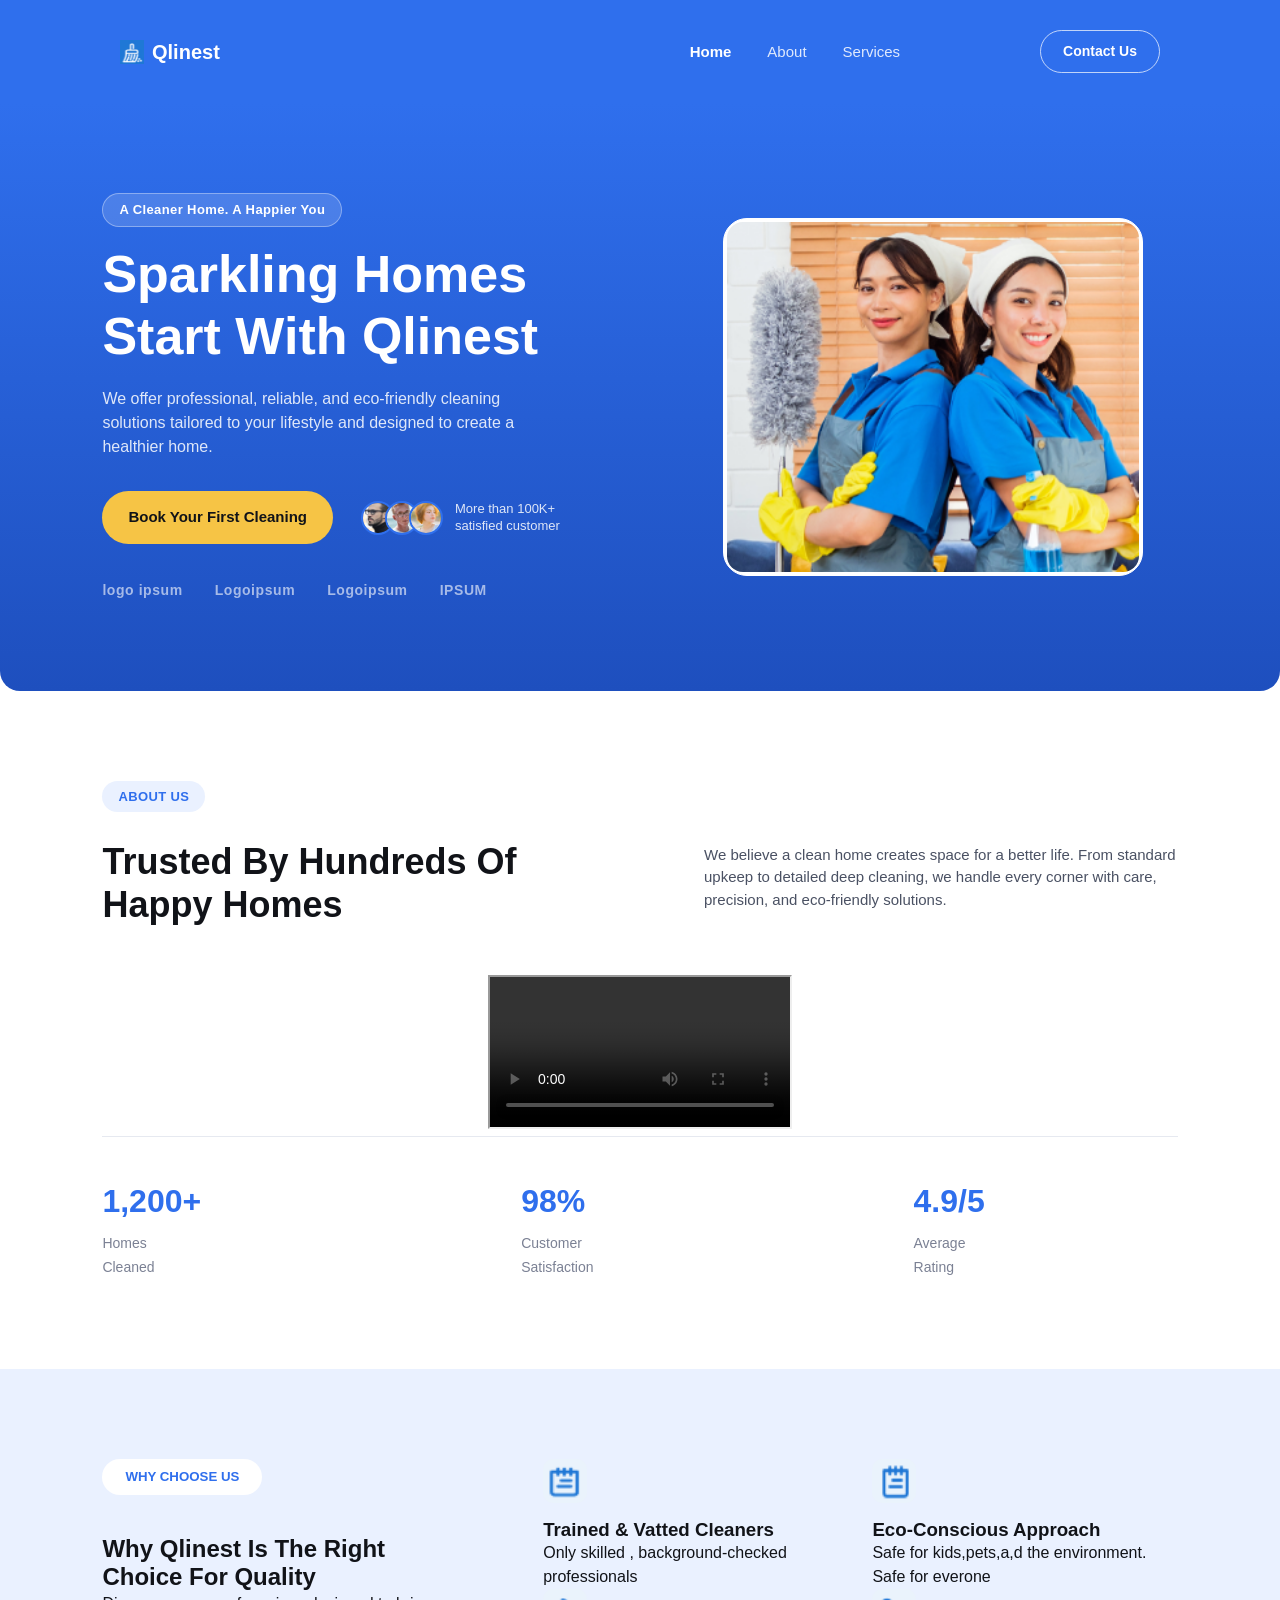
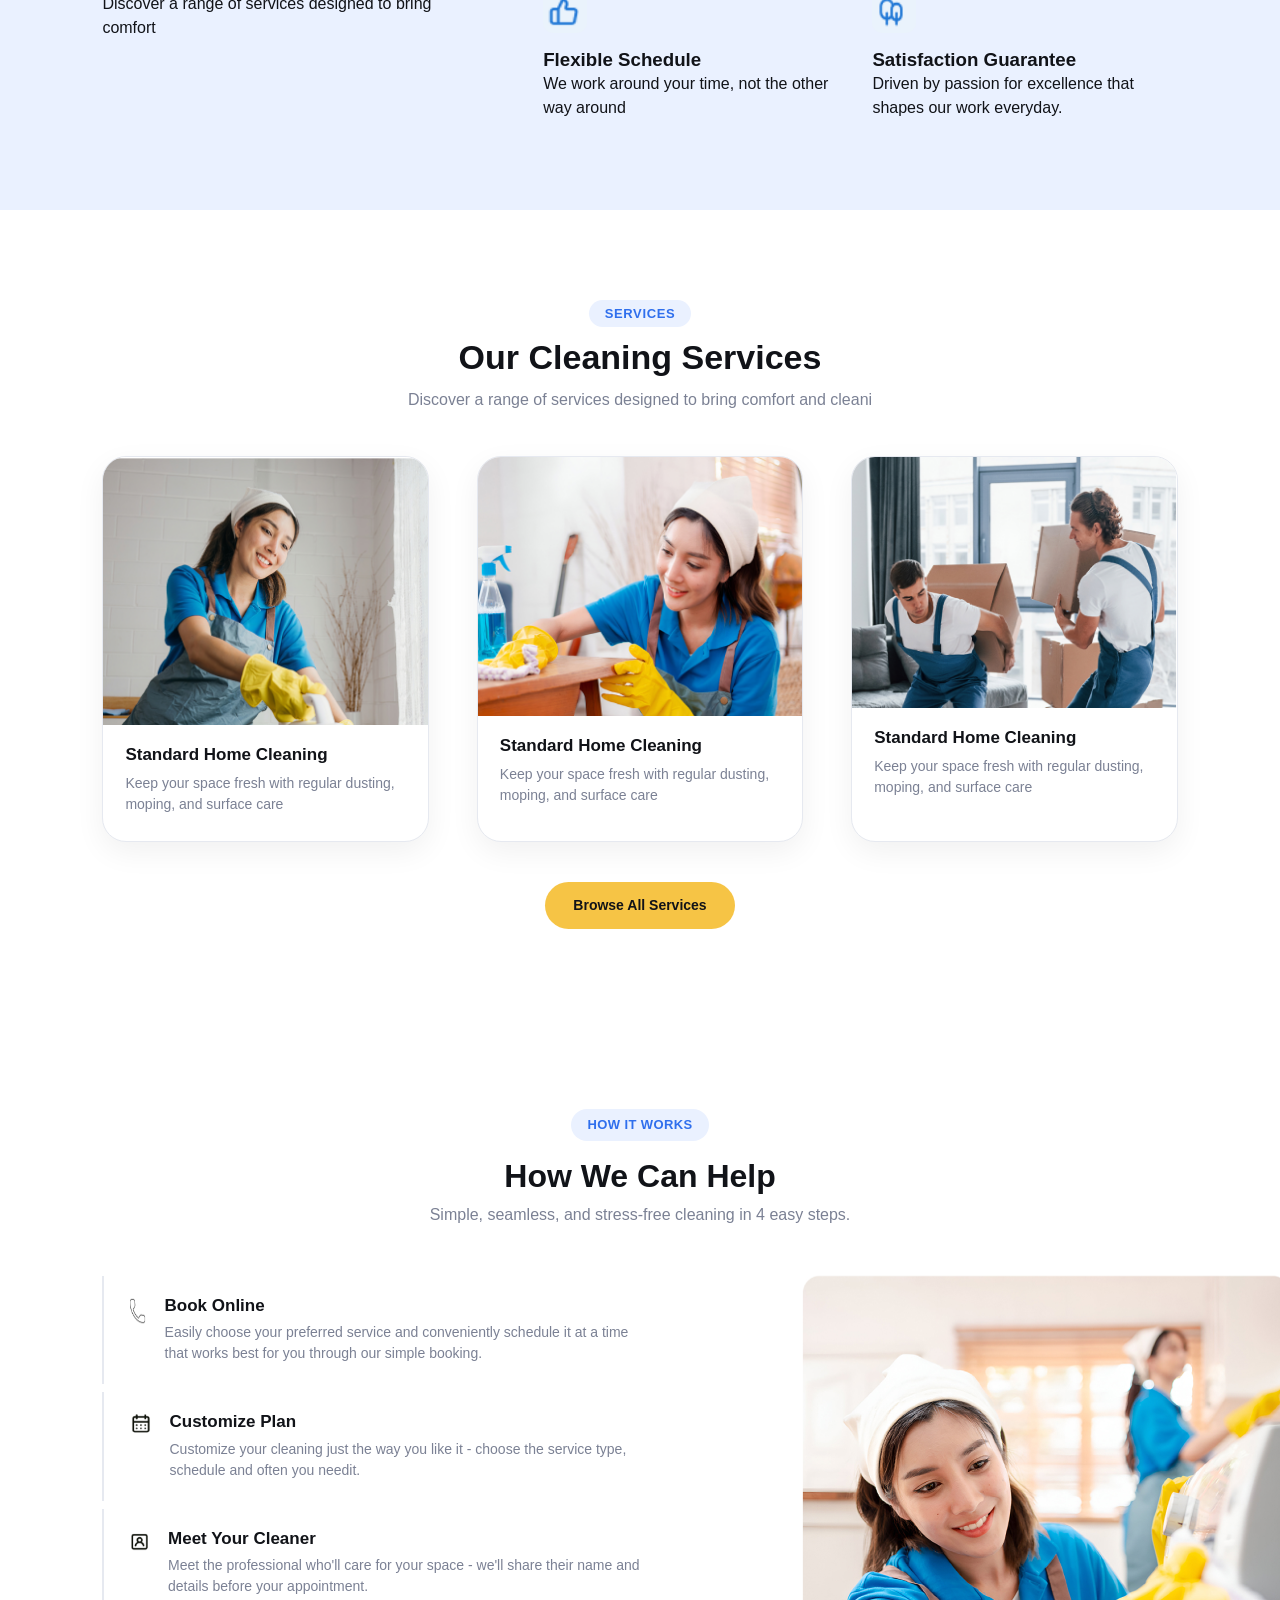
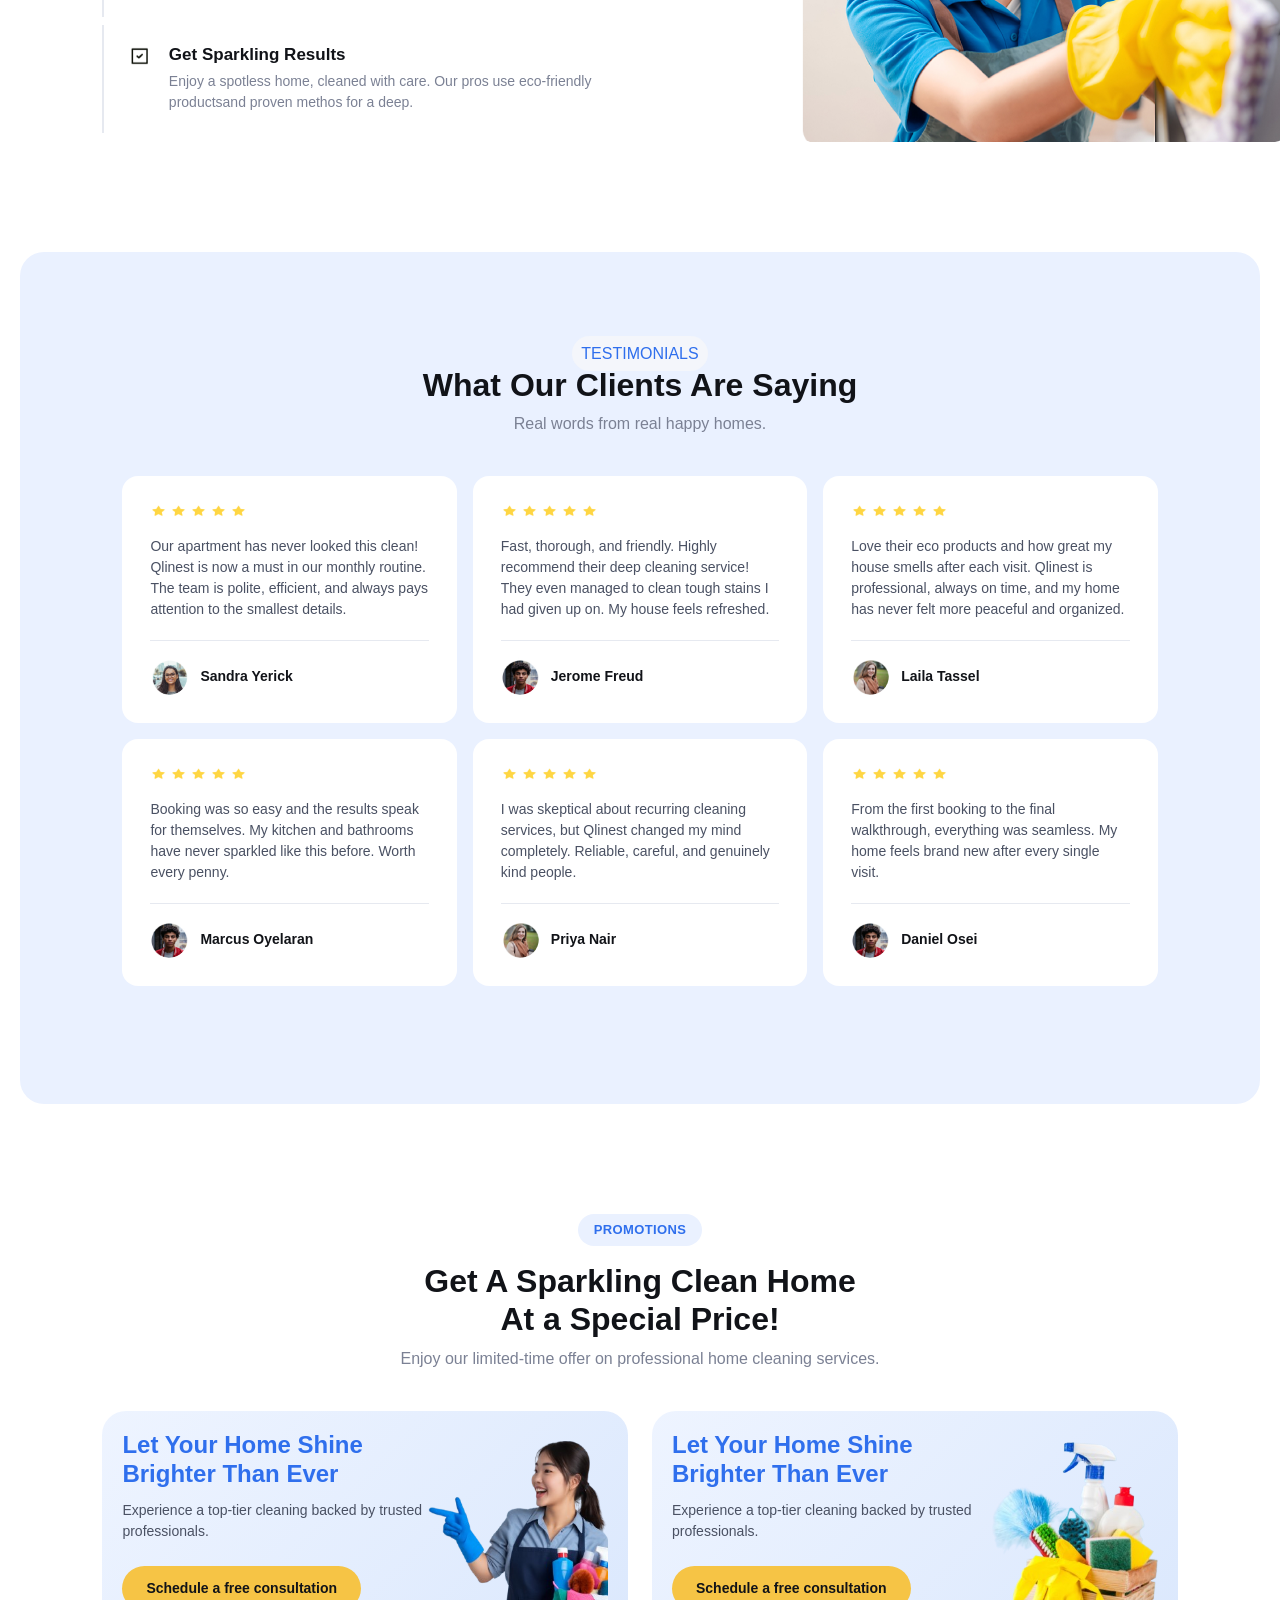
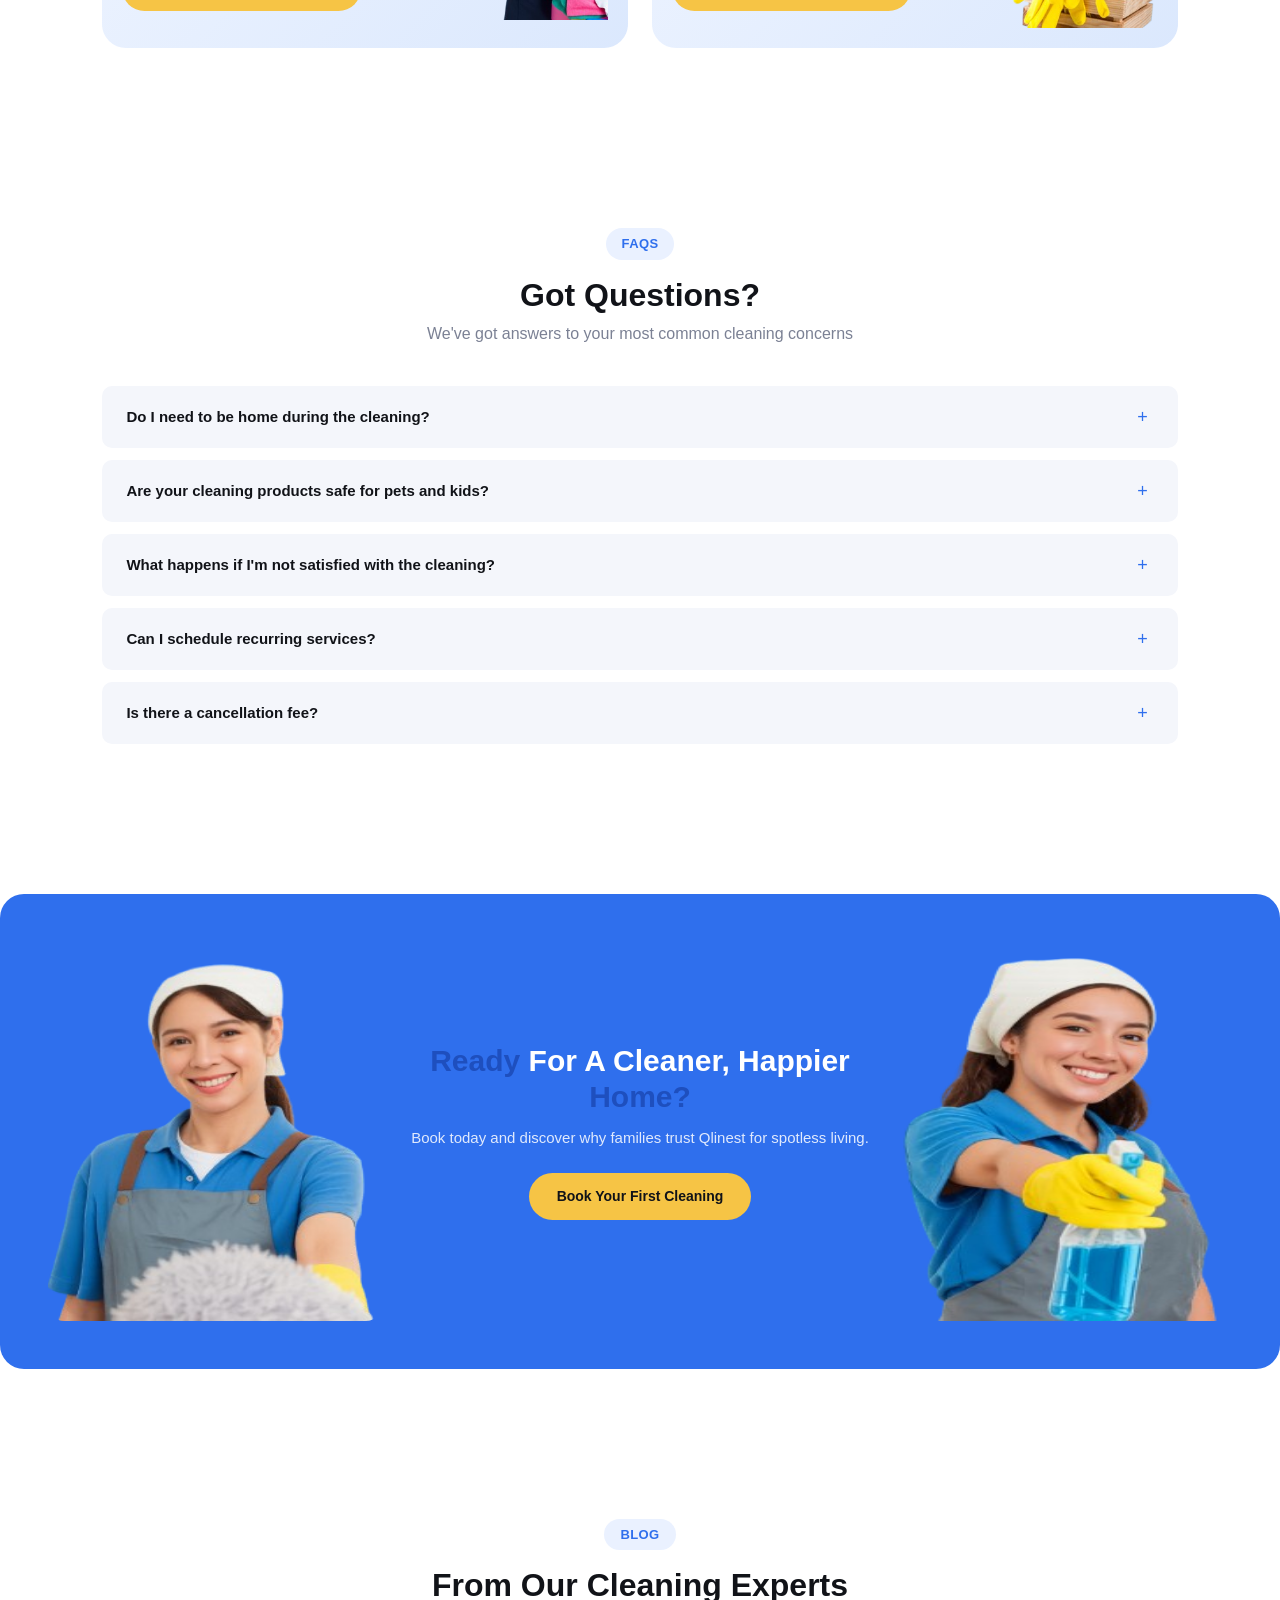
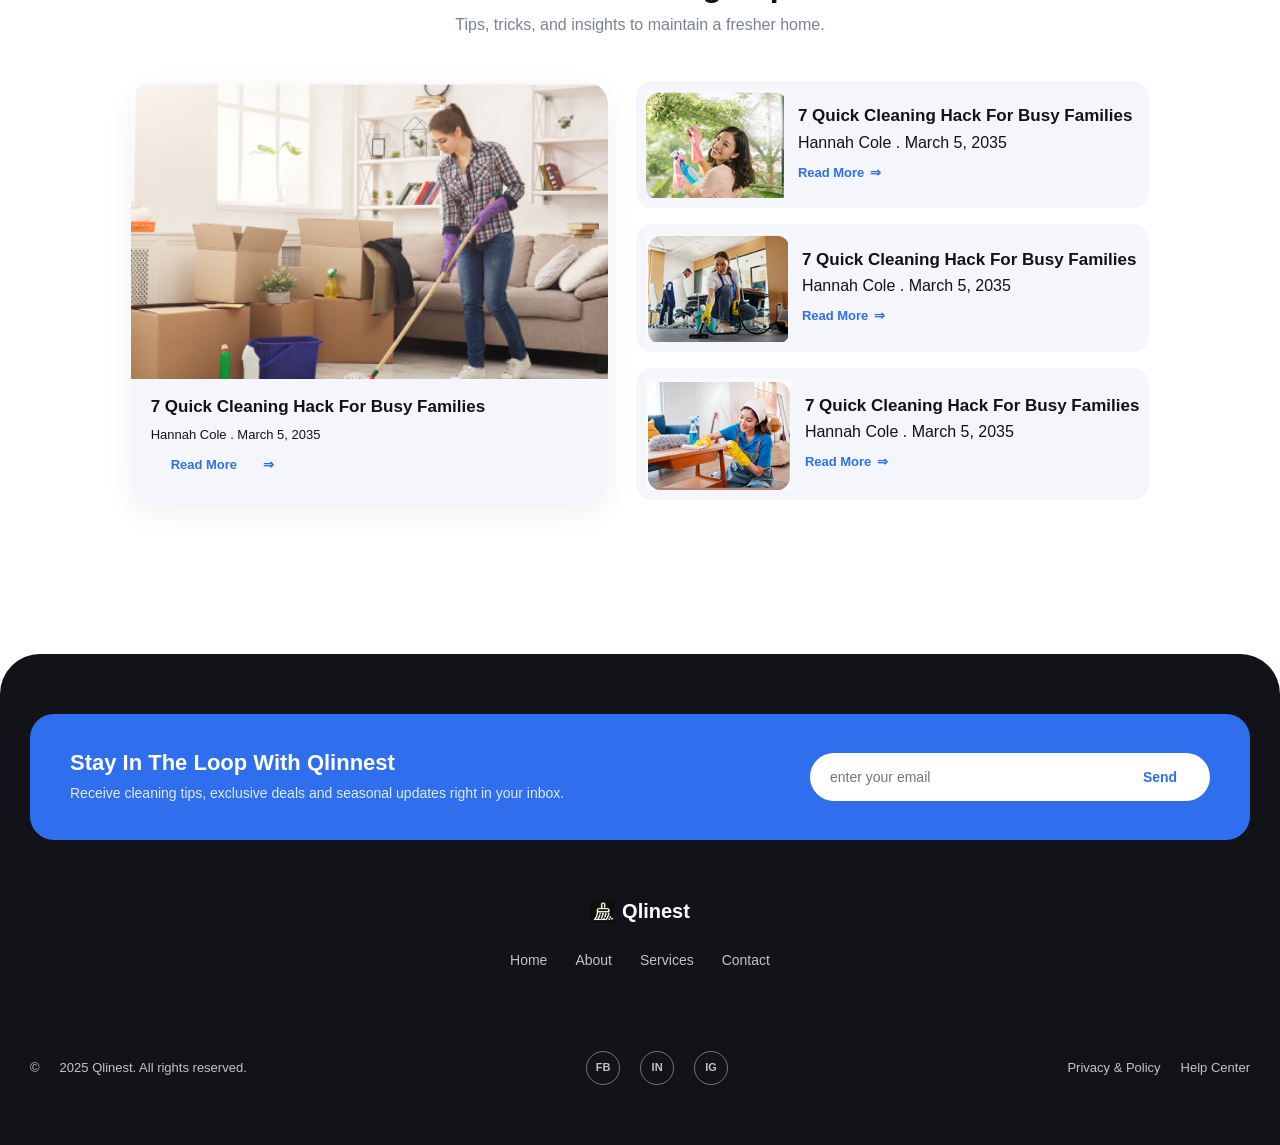
<file: index.html>
<!DOCTYPE html>
<html lang="en">
<head>
<meta charset="UTF-8">
<meta name="viewport" content="width=device-width, initial-scale=1.0">
<title>Qlinest — Sparkling Homes Start With Qlinest</title>
<link rel="stylesheet" href="./css/style.css ">

</head>

<body>

    <nav class="navbar">
      <div class="logo">
        <span class="logo-icon"> <img src="./assets/logo.png" alt=""> </span> Qlinest
      </div>
      <div class="amburger">
      <div class="menus" id="menus">
        <svg class="menubar" id="close" xmlns="http://www.w3.org/2000/svg" height="24px" viewBox="0 -960 960 960" width="24px" fill="#000000"><path d="m256-200-56-56 224-224-224-224 56-56 224 224 224-224 56 56-224 224 224 224-56 56-224-224-224 224Z"/></svg>
      <ul class="nav-links">
        <li><a href="/index.html" class="active">Home</a></li>
        <li><a href="#about">About</a></li>
        <li><a href="#services">Services</a></li>
      </ul>
        <a href="/contact.html" class="contact">Contact Us</a>
      </div>
      <svg class="menubar" id="open" xmlns="http://www.w3.org/2000/svg" height="24px" viewBox="0 -960 960 960" width="24px" fill="#000000"><path d="M120-240v-80h720v80H120Zm0-200v-80h720v80H120Zm0-200v-80h720v80H120Z"/></svg>
      </div>
    </nav>

  <section class="hero">

    <div class="hero-inner">
      <div class="hero-copy">
        <span class="eyebrow-pill">A Cleaner Home. A Happier You</span>
        <h1><span class="hl">Sparkling</span> Homes<br>Start With <span class="hl">Qlinest</span></h1>
        <p class="hero-desc">We offer professional, reliable, and eco-friendly cleaning solutions tailored to your lifestyle and designed to create a healthier home.</p>

        <div class="hero-actions">
          <a href="#book" class="hero-action">Book Your First Cleaning</a>
          <div class="social-proof">
            <div class="avatars">
              <span class="avatar"> <img src="./assets/user1.png" alt=""> </span>
              <span class="avatar"> <img src="./assets/user2.png" alt=""></span>
              <span class="avatar"><img src="./assets/user3.png" alt=""> </span>
            </div>
            <p>More than 100K+<br>satisfied customer</p>
          </div>
        </div>

        <ul class="logo-strip">
          <li>logo <strong>ipsum</strong></li>
          <li> Logoipsum</li>
          <li>Logoipsum</li>
          <li>IPSUM</li>
        </ul>
      </div>

      <div class="hero-media">
        <div class="hero-photo"> <img src="./assets/heroImage.png" alt=""> </div>
      </div>
    </div>
  </section>

  <section class="about" id="about">
        <span class="eyebrow-pill1">ABOUT US</span>
    <div class="about-head">
      <div>
        <h2>Trusted By Hundreds Of Happy Homes</h2>
      </div>
      <p>We believe a clean home creates space for a better life. From standard upkeep to detailed deep cleaning, we handle every corner with care, precision, and eco-friendly solutions.</p>
    </div>

<center> <iframe   src="./assets/figmadesign.mp4" ></iframe> </center>
    
    <div class="stats">
      <div class="stat1">
        <span class="stat-num1">1,200+</span>
        <span class="stat-label">Homes Cleaned</span>
      </div>
      <div class="stat1">
        <span class="stat-num1">98%</span>
        <span class="stat-label">Customer Satisfaction</span>
      </div>
      <div class="stat1">
        <span class="stat-num1">4.9/5</span>
        <span class="stat-label">Average Rating</span>
      </div>
      <div class="stat1">
        <span class="stat-num1">5+</span>
        <span class="stat-label">Years of Experience</span>
      </div>
    </div>
  </section>

  <section class="uniqueness">

    <div class="chooseus">
       
      <h5>  WHY CHOOSE US </h5>
       
      <h1>Why Qlinest Is The Right Choice For Quality</h1>
        <p> Discover a range of services designed to bring comfort</p> 
    </div>

    <div class="chooseoptions">
        
        <div>
            <div>
<img src="/assets/list (1).png" alt="">

<h3>Trained & Vatted Cleaners </h3>
<p> Only skilled , background-checked professionals</p>
        </div> 

        <div>
<img src="/assets/list (2).png" alt="">
<h3>Flexible Schedule</h3>
<p>We work around your time, not the other way around</p>
        </div> 

    </div>

    <div>

   <div>
<img src="/assets/list (3).png" alt="">
<h3>Eco-Conscious Approach</h3>
<p>Safe for kids,pets,a,d the environment. Safe for everone</p>
        </div>

        <div>
<img src="/assets/list (4).png" alt="">
<h3>Satisfaction Guarantee</h3>
<p>Driven by passion for excellence that shapes our work everyday.</p>
        </div>
      </div> 
     
    </div>

  </section>

  <section id="services" class="services">
    <h4 class="eyebrow-pill1">Services</h4>
    <h2>Our Cleaning Services</h2>
    <p>Discover a range of services designed to bring comfort and cleani</p>

    <div class="servives-cards">
       <div class="service-card">
<img src="/assets/services (1).png" alt="">
<div class="card">
    <h1>Standard Home Cleaning</h1>
    <p>Keep your space fresh with regular dusting, moping, and surface care</p>
</div>
       </div> 

        <div class="service-card">
<img src="/assets/services (2).png" alt="">
<div class="card">
    <h1>Standard Home Cleaning</h1>
    <p>Keep your space fresh with regular dusting, moping, and surface care</p>
</div>
       </div> 

        <div class="service-card">
<img src="/assets/services (3).png" alt="">
<div class="card">
    <h1>Standard Home Cleaning</h1>
    <p>Keep your space fresh with regular dusting, moping, and surface care</p>
</div>
       </div> 
    </div>
    <a href=""> Browse All Services </a>

  </section>

  <section class="explanation">

 <span class="eyebrow-pill1">HOW IT WORKS</span>
    <h1> How We Can Help</h1>
<p>Simple, seamless, and stress-free cleaning in 4 easy steps. </p>

<div class="explainparts">

    <div class="explainText" id="explainText">
<div class="explainblock">
    <div> <img height="30px" src="/assets/help (5).png" alt=""> </div>
    <div class="explain">
    <h1>Book Online</h1>    
    <P>Easily choose your preferred service and conveniently schedule it at a time that works best for you through our simple booking.</P>
    </div>
</div>

<div class="explainblock">
    <div> <img src="/assets/help (2).png" alt=""> </div>
    <div class="explain">
    <h1>Customize Plan</h1>    
    <P>Customize your cleaning just the way you like it - choose the service type, schedule and often you needit.</P>
    </div>
</div>

<div class="explainblock">
    <div> <img src="/assets/help (3).png" alt=""> </div>
    <div class="explain">
    <h1>Meet Your Cleaner</h1>    
    <P>Meet the professional who'll care for your space - we'll share their name and details before your appointment.</P>
    </div>
</div>

<div class="explainblock">
    <div> <img src="/assets/help (4).png" alt=""> </div>
    <div class="explain">
    <h1> Get Sparkling Results</h1>    
    <P>Enjoy a spotless home, cleaned with care. Our pros use eco-friendly productsand proven methos for a deep.</P>
    </div>
</div>
    </div>

    <div> <img class="explainimage" src="/assets/help-img.png" alt=""> </div>

</div>

  </section>
<section class="Testimonials">
  <span class="eyebrow-pill2">TESTIMONIALS</span>
  <h2>What Our Clients Are Saying</h2>
  <p>Real words from real happy homes.</p>

  <div class="testimonial-wrap">
    <div class="testimonial" id="testimonialTrack">

      <div class="testimoCard">
        <div class="rating">
          <img src="/assets/star.png" alt="">
          <img src="/assets/star.png" alt="">
          <img src="/assets/star.png" alt="">
          <img src="/assets/star.png" alt="">
          <img src="/assets/star.png" alt="">
        </div>
        <p>Our apartment has never looked this clean! Qlinest is now a must in our monthly routine. The team is polite, efficient, and always pays attention to the smallest details.</p>
        <hr>
        <div class="testifier">
          <img src="/assets/users (1).png" alt="Sandra Yerick">
          <h3>Sandra Yerick</h3>
        </div>
      </div>

      <div class="testimoCard">
        <div class="rating">
          <img src="/assets/star.png" alt="">
          <img src="/assets/star.png" alt="">
          <img src="/assets/star.png" alt="">
          <img src="/assets/star.png" alt="">
          <img src="/assets/star.png" alt="">
        </div>
        <p>Fast, thorough, and friendly. Highly recommend their deep cleaning service! They even managed to clean tough stains I had given up on. My house feels refreshed.</p>
        <hr>
        <div class="testifier">
          <img src="/assets/users (2).png" alt="Jerome Freud">
          <h3>Jerome Freud</h3>
        </div>
      </div>

      <div class="testimoCard">
        <div class="rating">
          <img src="/assets/star.png" alt="">
          <img src="/assets/star.png" alt="">
          <img src="/assets/star.png" alt="">
          <img src="/assets/star.png" alt="">
          <img src="/assets/star.png" alt="">
        </div>
        <p>Love their eco products and how great my house smells after each visit. Qlinest is professional, always on time, and my home has never felt more peaceful and organized.</p>
        <hr>
        <div class="testifier">
          <img src="/assets/users (3).png" alt="Laila Tassel">
          <h3>Laila Tassel</h3>
        </div>
      </div>

      <div class="testimoCard">
        <div class="rating">
          <img src="/assets/star.png" alt="">
          <img src="/assets/star.png" alt="">
          <img src="/assets/star.png" alt="">
          <img src="/assets/star.png" alt="">
          <img src="/assets/star.png" alt="">
        </div>
        <p>Booking was so easy and the results speak for themselves. My kitchen and bathrooms have never sparkled like this before. Worth every penny.</p>
        <hr>
        <div class="testifier">
          <img src="/assets/users (2).png" alt="Marcus Oyelaran">
          <h3>Marcus Oyelaran</h3>
        </div>
      </div>

      <div class="testimoCard">
        <div class="rating">
          <img src="/assets/star.png" alt="">
          <img src="/assets/star.png" alt="">
          <img src="/assets/star.png" alt="">
          <img src="/assets/star.png" alt="">
          <img src="/assets/star.png" alt="">
        </div>
        <p>I was skeptical about recurring cleaning services, but Qlinest changed my mind completely. Reliable, careful, and genuinely kind people.</p>
        <hr>
        <div class="testifier">
          <img src="/assets/users (3).png" alt="Priya Nair">
          <h3>Priya Nair</h3>
        </div>
      </div>

      <div class="testimoCard">
        <div class="rating">
          <img src="/assets/star.png" alt="">
          <img src="/assets/star.png" alt="">
          <img src="/assets/star.png" alt="">
          <img src="/assets/star.png" alt="">
          <img src="/assets/star.png" alt="">
        </div>
        <p>From the first booking to the final walkthrough, everything was seamless. My home feels brand new after every single visit.</p>
        <hr>
        <div class="testifier">
          <img src="/assets/users (2).png" alt="Daniel Osei">
          <h3>Daniel Osei</h3>
        </div>
      </div>

    </div>
  </div>

  <div class="carousel-dots" id="testimonialDots"></div>
</section>

  <section class="promotions">
<span class="eyebrow-pill1">PROMOTIONS</span>
<h1>Get A Sparkling Clean Home <br> At a Special Price!</h1>
<p>Enjoy our limited-time offer on professional home cleaning services.</p>

<div class="promotion">
<div class="promotext">
    <div class="promotent">
    <h1>Let Your Home Shine Brighter Than Ever</h1>
    <p>Experience a top-tier cleaning backed by trusted professionals.</p>
    <a href="">Schedule a free consultation</a>
    </div>
    <div><img src="/assets/promo (1).png" alt=""></div>
</div>



<div class="promotext">
    <div class="promotent">
    <h1>Let Your Home Shine Brighter Than Ever</h1>
    <p>Experience a top-tier cleaning backed by trusted professionals.</p>
    <a href="">Schedule a free consultation</a>
</div>
    <div><img src="/assets/promo (2).png" alt=""></div>
</div>

</div>

  </section>

    <section class="FAQs">
   <span class="eyebrow-pill1">FAQS</span>
    <h1>Got Questions?</h1>
    <p>We've got answers to your most common cleaning concerns</p>
   
    <div class="questions" id="faqList">
      
  </section>

<section class="booking">
    <div> <img src="/assets/booking-2 (2).png" alt=""></div>
    <div> <h1> <span>Ready</span> For A Cleaner, Happier <span>Home?</span>  </h1> 
    <p>Book today and discover why families trust Qlinest for spotless living.</p>
    <a href="">Book Your First Cleaning</a>
    </div>
    <div> <img src="/assets/booking-2 (1).png" alt=""></div>
</section>

<section class="blogs">
<span class="eyebrow-pill1">BLOG</span>
<h1>From Our Cleaning Experts</h1>
<p>Tips, tricks, and insights to maintain a fresher home.</p>

<div class="blogCards">
    <div class="blogCard">
        <img src="/assets/blog (1).png" alt="">
        <h2>7 Quick Cleaning Hack For Busy Families</h2>
        <p>Hannah Cole . March 5, 2035</p>
        <div class="readmore"><p>Read More</p> &rArr; </div>
    </div>

    <div>
 <div class="blog">
    <div>
        <img src="/assets/blog (2).png" alt="">
        </div>
        <div class="blogcontain">
 <h2>7 Quick Cleaning Hack For Busy Families</h2>
        <p>Hannah Cole . March 5, 2035</p>
        <div class="readmore"><p>Read More</p> &rArr; </div>
        </div>
    </div>

     <div class="blog">
        <div>
        <img src="/assets/blog (3).png" alt=""> </div>
     <div class="blogcontain">  <h2>7 Quick Cleaning Hack For Busy Families</h2>
        <p>Hannah Cole . March 5, 2035</p> 
        <div class="readmore"><p>Read More</p> &rArr; </div>
        </div> 
    </div>

     <div class="blog">
       <div> <img src="/assets/blog (4).png" alt=""> </div>
      <div class="blogcontain">  <h2>7 Quick Cleaning Hack For Busy Families</h2>
        <p>Hannah Cole . March 5, 2035</p> 
        <div class="readmore"> <p>Read More </p> &rArr; </div>
        </div>
    </div>
    </div>

</div>

</section>

<footer class="footer">

<div class="stay"> 
    <div>
    <h2>Stay In The Loop With Qlinnest</h2>
    <p>Receive cleaning tips, exclusive deals and seasonal updates right in your inbox.</p>
    </div>
    <div class="stayaction">
       <input type="text" placeholder="enter your email" id="textarea">
        <button id="textarea1">Send</button>
    </div>
</div>

<div class="foot-navy">
    <span class="foot-logo">
         <img src="/assets/blacklogog.png" alt="">Qlinest 
    </span>
      <ul class="foot-links">
        <li>Home</li>
        <li>About</li>
        <li>Services</li>
        <li>Contact</li>
    </ul>    
</div>

<div class="bottom">
    <div class="footnav"> &copy; <p>2025 Qlinest. All rights reserved.</p>  </div>
    <div  class="footnav">
        <h2>FB</h2>
        <h2>IN</h2>
        <h2>IG</h2>
    </div>
    <div class="footnav"><P>Privacy & Policy</P> <p>Help Center</p></div>
</div>

</footer>


<script src="script.js"></script>
</body>
</html>
</file>
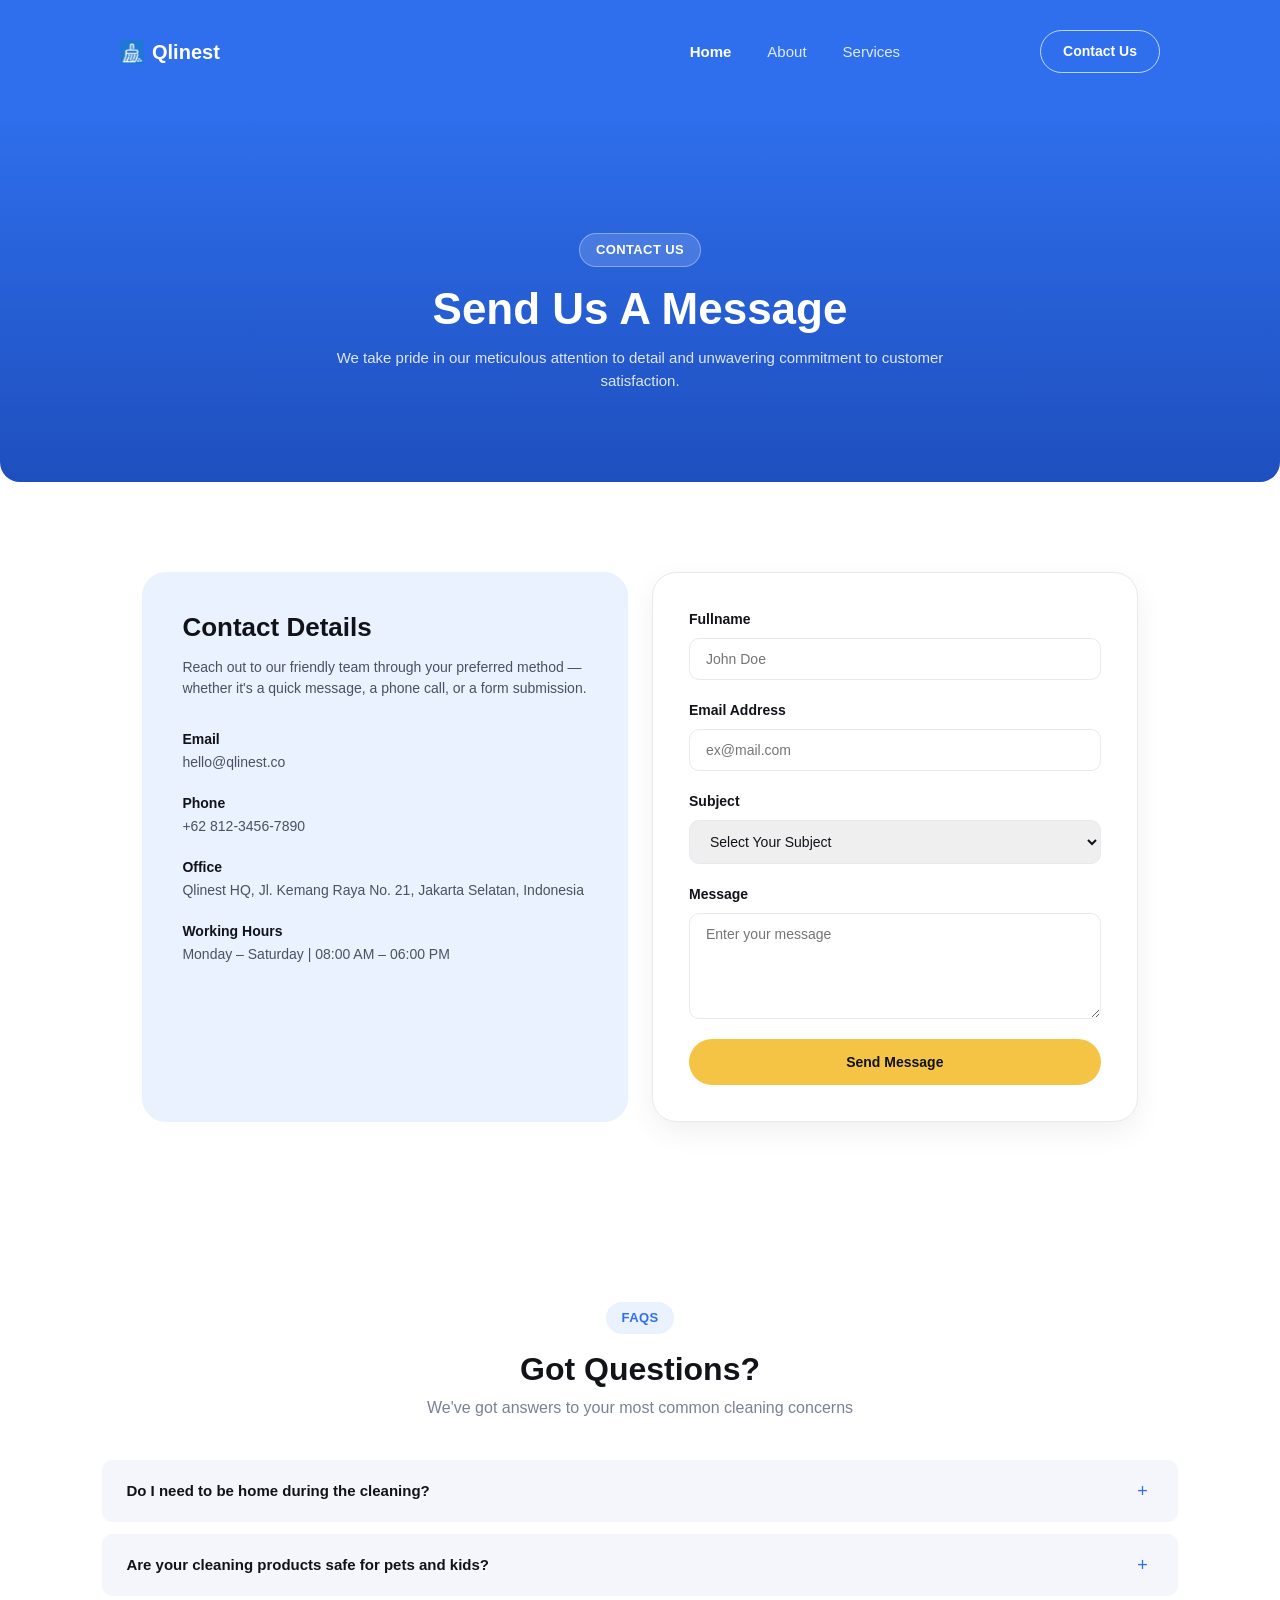
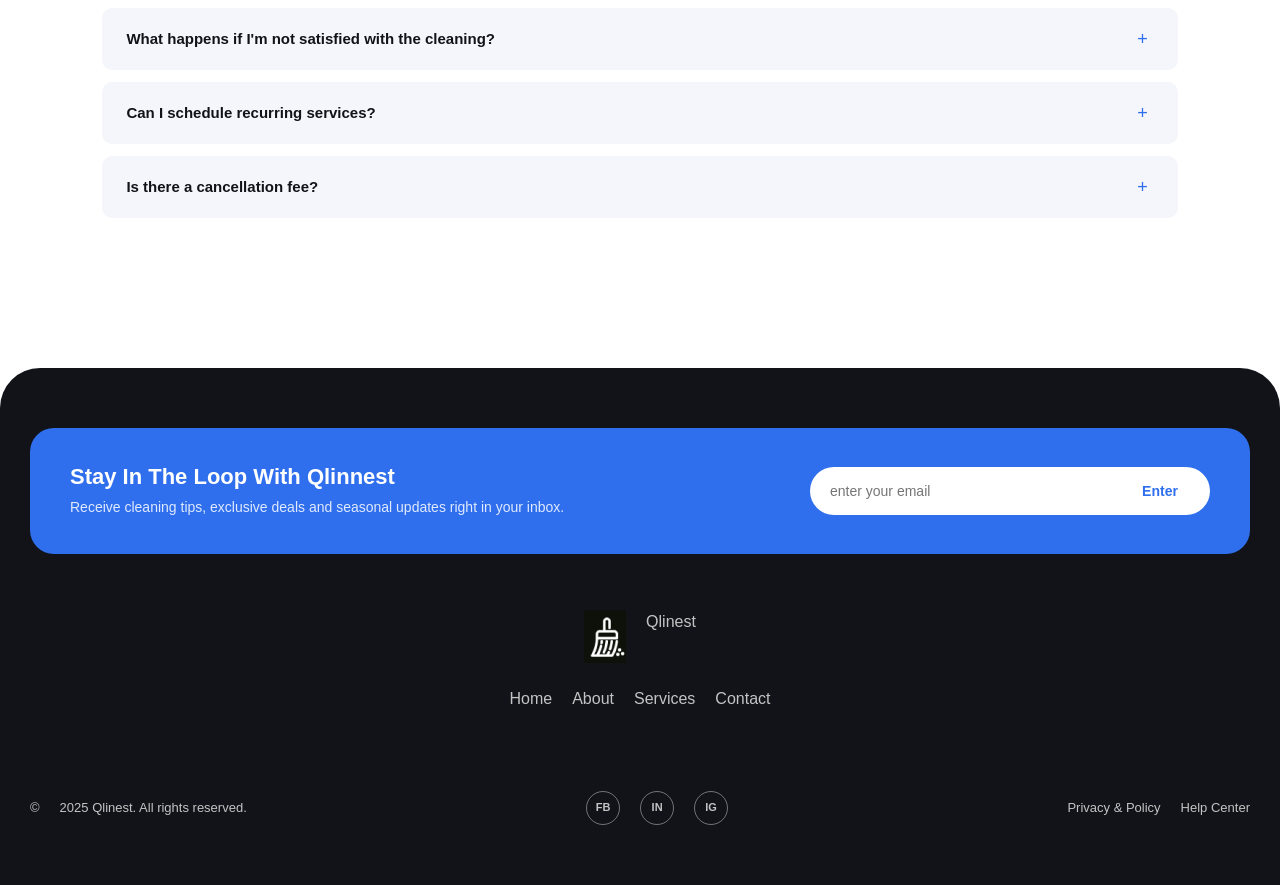
<file: contact.html>
<!DOCTYPE html>
<html lang="en">
<head>
<meta charset="UTF-8">
<meta name="viewport" content="width=device-width, initial-scale=1.0">
<title>Qlinest — Contact Us</title>
<link rel="stylesheet" href="./css/style.css">
</head>
<body>

       <nav class="navbar">
      <div class="logo">
        <span class="logo-icon"> <img src="./assets/logo.png" alt=""> </span> Qlinest
      </div>
      <div class="amburger">
      <div class="menus" id="menus">
        <svg class="menubar" id="close" xmlns="http://www.w3.org/2000/svg" height="24px" viewBox="0 -960 960 960" width="24px" fill="#000000"><path d="m256-200-56-56 224-224-224-224 56-56 224 224 224-224 56 56-224 224 224 224-56 56-224-224-224 224Z"/></svg>
      <ul class="nav-links">
        <li><a href="/index.html" class="active">Home</a></li>
        <li><a href="#about">About</a></li>
        <li><a href="#services">Services</a></li>
      </ul>
        <a href="/contact.html" class="contact">Contact Us</a>
      </div>
      <svg class="menubar" id="open" xmlns="http://www.w3.org/2000/svg" height="24px" viewBox="0 -960 960 960" width="24px" fill="#000000"><path d="M120-240v-80h720v80H120Zm0-200v-80h720v80H120Zm0-200v-80h720v80H120Z"/></svg>
      </div>
    </nav>


  <section class="hero contact-hero">

    <div class="contact-hero-copy">
      <span class="eyebrow-pill">CONTACT US</span>
      <h1>Send Us A Message</h1>
      <p>We take pride in our meticulous attention to detail and unwavering commitment to customer satisfaction.</p>
    </div>
  </section>

  <section class="contact-info">
    <div class="contact-details">
      <h2>Contact Details</h2>
      <p>Reach out to our friendly team through your preferred method — whether it's a quick message, a phone call, or a form submission.</p>

      <div class="detail-item">
        <h5>Email</h5>
        <p>hello@qlinest.co</p>
      </div>
      <div class="detail-item">
        <h5>Phone</h5>
        <p>+62 812-3456-7890</p>
      </div>
      <div class="detail-item">
        <h5>Office</h5>
        <p>Qlinest HQ, Jl. Kemang Raya No. 21, Jakarta Selatan, Indonesia</p>
      </div>
      <div class="detail-item">
        <h5>Working Hours</h5>
        <p>Monday – Saturday | 08:00 AM – 06:00 PM</p>
      </div>
    </div>

    <form class="contact-form" id="contactForm">
      <label for="fullname">Fullname</label>
      <input type="text" id="fullname" name="fullname" placeholder="John Doe" required>

      <label for="email">Email Address</label>
      <input type="email" id="email" name="email" placeholder="ex@mail.com" required>

      <label for="subject">Subject</label>
      <select id="subject" name="subject" required>
        <option value="" disabled selected>Select Your Subject</option>
        <option value="general">General Inquiry</option>
        <option value="booking">Booking a Service</option>
        <option value="support">Customer Support</option>
        <option value="other">Other</option>
      </select>

      <label for="message">Message</label>
      <textarea id="message" name="message" placeholder="Enter your message" rows="5" required></textarea>

      <button type="submit">Send Message</button>
    </form>
  </section>

  <div class="toast" id="successToast">
  <span class="toast-icon"> </span>
  <span>Thanks! Message sent.</span>
</div> 
   <section class="FAQs">
   <span class="eyebrow-pill1">FAQS</span>
    <h1>Got Questions?</h1>
    <p>We've got answers to your most common cleaning concerns</p>
   
    <div class="questions" id="faqList">
     
  </section>


<footer class="footer">

<div class="stay"> 
    <div>
    <h2>Stay In The Loop With Qlinnest</h2>
    <p>Receive cleaning tips, exclusive deals and seasonal updates right in your inbox.</p>
    </div>
    <div class="stayaction">
       <input type="text" placeholder="enter your email" id="textarea">
        <button id="textarea1">Enter</button>
    </div>
</div>

<div class="foot-navy">
    <span class="footnav">
         <img src="/assets/blacklogog.png" alt="">Qlinest 
    </span>
      <ul class="footnav">
        <li><a href="index.html">Home</a></li>
        <li><a href="index.html#about">About</a></li>
        <li><a href="index.html#services">Services</a></li>
        <li><a href="contact.html">Contact</a></li>
    </ul>    
</div>

<div class="bottom">
    <div class="footnav"> &copy; <p>2025 Qlinest. All rights reserved.</p>  </div>
    <div class="footnav">
        <h2>FB</h2>
        <h2>IN</h2>
        <h2>IG</h2>
    </div>
    <div class="footnav"><p>Privacy & Policy</p> <p>Help Center</p></div>
</div>

</footer>

<script src="/script.js"></script>
</body>
</html>
</file>
<file: css/style.css>
* {
  margin: 0;
  padding: 0;
  box-sizing: border-box;
}

:root {
  --blue: #2f6fed;
  --blue-dark: #1e4fbe;
  --blue-light: #eaf1ff;
  --yellow: #f6c445;
  --yellow-dark: #e6b430;
  --ink: #111318;
  --gray-700: #4a5163;
  --gray-500: #7b8194;
  --gray-200: #e6e9f0;
  --gray-100: #f4f6fb;
  --white: #ffffff;
  --radius-lg: 24px;
  --radius-md: 16px;
  --radius-sm: 10px;
  --shadow-card: 0 10px 30px rgba(17, 19, 24, 0.06);
  --container: 1200px;
}

.menubar{
  display: none;
}
html {
  scroll-behavior: smooth;
}

body {
  font-family: "Inter", "Segoe UI", Arial, sans-serif;
  color: var(--ink);
  line-height: 1.5;
  background: var(--white);
  overflow-x: hidden;
}

.navbar{
  position: relative;
}
img {
  max-width: 100%;
  display: block;
}

a {
  text-decoration: none;
  color: inherit;
}

h1, h2, h3, h4, h5 {
  font-weight: 700;
  line-height: 1.2;
}

ul {
  list-style: none;
}

section {
  padding: 90px 8%;
}

/* Reusable pill / eyebrow tags */
.eyebrow-pill,
.eyebrow-pill1 {
  display: inline-block;
  padding: 6px 16px;
  border-radius: 999px;
  font-size: 13px;
  font-weight: 600;
  letter-spacing: 0.03em;
  margin-bottom: 16px;
}

.eyebrow-pill {
  background: rgba(255, 255, 255, 0.15);
  color: var(--white);
  border: 1px solid rgba(255, 255, 255, 0.35);
}

.eyebrow-pill1 {
  background: var(--blue-light);
  color: var(--blue);
}
.eyebrow-pill2 {
  background: var(--gray-100);
  padding: 9px;
  border-radius: 20px;
  color: var(--blue);
}

.hero {
  background: linear-gradient(180deg, var(--blue) 0%, var(--blue-dark) 100%);
  border-radius: 0 0 20px 20px;
  color: var(--white);
  position: relative;
  overflow: hidden;
}

.navbar {
  background: var(--blue);
  display: flex;
  align-items: center;
  justify-content: space-between;
  padding: 30px 120px;
  max-width: 100%;
  margin: 0 auto;
  position: sticky;
  top: 0;
  z-index: 999;
}

.menus {
  display: flex;
  gap: 140px;
  align-items: center;
}

.logo {
  display: flex;
  align-items: center;
  gap: 8px;
  font-size: 20px;
  font-weight: 700;
  color: var(--white);
  justify-self: start;
}

.logo-icon img {
  width: 24px;
  height: 24px;
}

.nav-links {
  display: flex;
  gap: 36px;
}

.nav-links a {
  color: rgba(255, 255, 255, 0.85);
  font-weight: 500;
  font-size: 15px;
  transition: color 0.2s ease;
}

.nav-links a:hover {
  color: var(--white);
}

.nav-links a.active {
  color: var(--white);
  font-weight: 700;
}

.contact {
  background: transparent;
  color: var(--white);
  border: 1.5px solid rgba(255, 255, 255, 0.7);
  font-weight: 600;
  font-size: 14px;
  padding: 10px 22px;
  border-radius: 999px;
  justify-self: end;
  transition: background 0.2s ease, transform 0.2s ease;
}

.contact:hover {
  background: rgba(255, 255, 255, 0.15);
  transform: translateY(-2px);
}

.menu-toggle {
  display: none;
}

.hero-inner {
  display: grid;
  grid-template-columns: 1.1fr 1fr;
  gap: 48px;
  max-width: var(--container);
  margin: 0 auto;
  align-items: center;
}

.hero-copy h1 {
  font-size: 52px;
  margin-bottom: 20px;
}

.hero-desc {
  font-size: 16px;
  color: rgba(255, 255, 255, 0.85);
  max-width: 460px;
  margin-bottom: 32px;
}

.hero-actions {
  display: flex;
  align-items: center;
  gap: 28px;
  flex-wrap: wrap;
  margin-bottom: 36px;
}

.hero-action {
  background: var(--yellow);
  color: var(--ink);
  font-weight: 600;
  font-size: 15px;
  padding: 15px 26px;
  border-radius: 999px;
  transition: background 0.2s ease, transform 0.2s ease;
}

.hero-action:hover {
  background: var(--yellow-dark);
  transform: translateY(-2px);
}

.social-proof {
  display: flex;
  align-items: center;
  gap: 12px;
}

.avatars {
  display: flex;
}

.avatar {
  width: 34px;
  height: 34px;
  border-radius: 50%;
  overflow: hidden;
  border: 2px solid var(--blue);
  margin-left: -10px;
  background: var(--gray-200);
  transition: transform 0.2s ease, z-index 0s;
  position: relative;
}

.avatar:first-child {
  margin-left: 0;
}

.avatar:hover {
  transform: translateY(-3px) scale(1.08);
  z-index: 2;
}

.avatar img {
  width: 100%;
  height: 100%;
  object-fit: cover;
}

.social-proof p {
  font-size: 13px;
  color: rgba(255, 255, 255, 0.85);
  line-height: 1.3;
}

.logo-strip {
  display: flex;
  gap: 32px;
  flex-wrap: wrap;
  opacity: 0.6;
  font-size: 14px;
  font-weight: 600;
  letter-spacing: 0.04em;
}

.hero-media {
  display: flex;
  justify-content: center;
}

.hero-photo {
  background: var(--white);
  border: 1px solid var(--white);
  border-radius: var(--radius-lg);
  padding: 3px;
  width: 100%;
  max-width: 420px;
}

.hero-photo img {
  border-radius: var(--radius-md);
  width: 100%;
  object-fit: cover;
  aspect-ratio: 4 / 3.4;
}


.about {
  margin: 0 auto;
}
.about-head {
  display: grid;
  grid-template-columns: repeat(2, 1fr);
  align-items: center;
  gap: 8rem;
  margin-bottom: 48px;
}

.about-head h2 {
  font-size: 36px;
  margin-top: 12px;
}

.about-head p {
  color: var(--gray-700);
  font-size: 15px;
}

.stats {
  display: grid;
  grid-template-columns: repeat(4, 1fr);
  gap: 20rem;
  border-top: 1px solid var(--gray-200);
  padding-top: 40px;
}

.stat-num1 {
  display: block;
  font-size: 32px;
  font-weight: 700;
  color: var(--blue);
  margin-bottom: 6px;
}

.stat-label {
  font-size: 14px;
  color: var(--gray-500);
}

.uniqueness {
  display: flex; 
  background: var(--blue-light);
  gap: 100px;
}

.chooseoptions {
  display: grid;
  grid-template-columns: 1fr 1fr;
  gap: 24px;
  border-radius: var(--radius-lg);
}

.chooseoptions > div {
  transition: transform 0.2s ease;
}

.chooseoptions > div:hover {
  transform: translateY(-4px);
}

.chooseoptions img {
  width: 44px;
  height: 44px;
  margin-bottom: 16px;
  border-radius: 10px;
}
.chooseus h5{
    border-radius: 20px;
    padding: 10px;
    width: 10rem;
    text-align: center;
margin-bottom: 40px;
    background-color: #ffffff;
    color: #2f6fed;
}


.services {
  margin: auto;
  text-align: center;
}

.services h4 {
  color: var(--blue);
  font-size: 13px;
  letter-spacing: 0.05em;
  text-transform: uppercase;
  margin-bottom: 10px;
}

.services h2 {
  font-size: 34px;
  margin-bottom: 10px;
}

.services > p {
  color: var(--gray-500);
  max-width: 480px;
  margin: 0 auto 44px;
}

.servives-cards {
  display: grid;
  grid-template-columns: repeat(3, 1fr);
  gap: 3rem;
  margin-bottom: 40px;
}

.service-card {
  border: 1px solid var(--gray-200);
  border-radius: var(--radius-lg);
  overflow: hidden;
  text-align: left;
  background: var(--white);
  box-shadow: var(--shadow-card);
  transition: transform 0.2s ease, box-shadow 0.2s ease;
}

.service-card:hover {
  transform: translateY(-6px);
  box-shadow: 0 16px 36px rgba(17, 19, 24, 0.1);
}

.service-card img {
  width: 100%;
  background: var(--gray-100);
  object-fit: cover;
}

.service-card .card {
  padding: 20px 22px 26px;
}

.service-card h1 {
  font-size: 17px;
  font-weight: 700;
  margin-bottom: 8px;
}

.service-card p {
  font-size: 14px;
  color: var(--gray-500);
}

.services > a {
  display: inline-block;
  background: var(--yellow);
  color: var(--ink);
  font-weight: 600;
  font-size: 14px;
  padding: 13px 28px;
  border-radius: 999px;
  transition: background 0.2s ease, transform 0.2s ease;
}

.services > a:hover {
  background: var(--yellow-dark);
  transform: translateY(-2px);
}


.explanation {
  margin: 0 auto;
  text-align: center;
}

.explanation h4 {
  display: inline-block;
  font-size: 12px;
  font-weight: 600;
  letter-spacing: 0.05em;
  padding: 6px 16px;
  border-radius: 999px;
  margin-bottom: 16px;
}

.explanation > h1 {
  font-size: 32px;
  margin-bottom: 8px;
}

.explanation > p {
  color: var(--gray-500);
  margin-bottom: 48px;
}

.explainparts {
  display: grid;
  grid-template-columns: 1fr 1fr;
  text-align: left;
  align-items: center;
}

.explainimage{
  border-radius: 10px;
  margin-left: 10rem;
}

.explainblock {
  display: flex;
  gap: 18px;
  padding: 20px 0;
  border-left: 2px solid var(--gray-200);
  padding-left: 24px;
  margin-bottom: 8px;
  cursor: pointer;
  transition: border-color 0.2s ease;
}

.explainblock:hover,
.explainblock.active {
  border-left-color: var(--blue);
  color: var(--blue);
}

.explain h1 {
  font-size: 17px;
  margin-bottom: 6px;
  transition: color 0.2s ease;
}

.explain p {
  font-size: 14px;
  color: var(--gray-500);
}


.Testimonials {
  background: var(--blue-light);
  border-radius: var(--radius-lg);
  margin: 20px;
  text-align: center;
}

.Testimonials h4 {
  color: var(--blue);
  font-size: 13px;
  letter-spacing: 0.05em;
  text-transform: uppercase;
  margin-bottom: 10px;
}

.Testimonials h2 {
  font-size: 32px;
  margin-bottom: 8px;
}

.Testimonials > p {
  color: var(--gray-500);
  margin-bottom: 40px;
}

.testimonial-wrap {
  overflow: hidden;
}

.testimonial {
  display: grid;
  grid-template-columns: repeat(3, 1fr);
  gap: 16px;
  overflow: hidden;
}

.testimonial::-webkit-scrollbar {
  display: none;
}

.testimoCard {
  background: var(--white);
  border-radius: var(--radius-md);
  padding: 28px;
  text-align: left;
  flex: 0 0 calc(33.333% - 16px);
  scroll-snap-align: start;
  transition: transform 0.2s ease, box-shadow 0.2s ease;
}

.testimoCard:hover {
  transform: translateY(-4px);
  box-shadow: 0 16px 32px rgba(17, 19, 24, 0.1);
}


.rating {
  display: flex;
  gap: 4px;
  margin-bottom: 16px;
}

.rating img {
  width: 16px;
  height: 16px;
  border-radius: 2px;
}

.testimoCard > p {
  font-size: 14px;
  color: var(--gray-700);
  margin-bottom: 20px;
  min-height: 84px;
}

.testimoCard hr {
  border: none;
  border-top: 1px solid var(--gray-200);
  margin-bottom: 16px;
}

.testifier {
  display: flex;
  align-items: center;
  gap: 12px;
}

.testifier img {
  width: 38px;
  height: 38px;
  border-radius: 50%;
  background: var(--gray-200);
}

.testifier h3 {
  font-size: 14px;
  font-weight: 600;
}


.carousel-dots {
  display: flex;
  justify-content: center;
  margin-top: 28px;
}

.carousel-dots .dot {
  width: 40px;
  height: 8px;
  border-radius: 999px;
  background: var(--white);
  cursor: pointer;
  transition: background 0.2s ease;
}

.carousel-dots .dot.active {
  background: var(--blue);
}

.promotions {
  margin: 0 auto;
  text-align: center;
}

.promotions > h1 {
  font-size: 32px;
  margin-bottom: 8px;
}

.promotions > p {
  color: var(--gray-500);
  margin-bottom: 40px;
}

.promotion {
  display: grid;
  grid-template-columns: 1fr 1fr;
  gap: 24px;
}

.promotext {
  background: linear-gradient(135deg, #eef4ff, #dbe8fd);
  color: var(--blue);
  border-radius: var(--radius-lg);
  padding: 20px;
  text-align: left;
  display: flex;
  min-height: 220px;
  transition: transform 0.2s ease, box-shadow 0.2s ease;
}

.promotext:hover {
  transform: translateY(-4px);
  box-shadow: 0 16px 32px rgba(17, 19, 24, 0.12);
}

.promotent{
    flex-direction: column;
}

.promotext h1 {
  font-size: 24px;
  margin-bottom: 12px;
}

.promotext p {
  font-size: 14px;
  color: var(--gray-700);
  margin-bottom: 24px;
}

.promotext a {
  display: inline-block;
  background: var(--yellow);
  color: var(--ink);
  font-weight: 600;
  font-size: 14px;
  padding: 12px 24px;
  border-radius: 999px;
  width: fit-content;
  transition: background 0.2s ease, transform 0.2s ease;
}

.promotext a:hover {
  background: var(--yellow-dark);
  transform: translateY(-2px);
}

.FAQs {
  max-width: 80rem;
  margin: 0 auto;
  text-align: center;
}

.FAQs h4 {
  font-size: 13px;
  letter-spacing: 0.05em;
  text-transform: uppercase;
  margin-bottom: 10px;
}

.FAQs > h1 {
  font-size: 32px;
  margin-bottom: 8px;
}

.FAQs > p {
  color: var(--gray-500);
  margin-bottom: 40px;
}

.questions {
  text-align: left;
  display: flex;
  flex-direction: column;
  gap: 12px;
}

.question {
  background: var(--gray-100);
  border-radius: var(--radius-sm);
  padding: 20px 24px;
  cursor: pointer;
  transition: background 0.2s ease;
}

.question:hover {
  background: #0758fb3b;
}

.question.open {
  background: var(--blue-light);
}

.question.open:hover {
  background: var(--blue-light);
}

.question-head {
  display: flex;
  align-items: center;
  justify-content: space-between;
  gap: 16px;
}

.question h5 {
  font-size: 15px;
  font-weight: 600;
  color: var(--ink);
}

.question p {
  font-size: 14px;
  color: var(--gray-500);
  margin-top: 8px;
  display: none;
}

.question.open p {
  display: block;
}

.toggle-icon {
  flex-shrink: 0;
  width: 22px;
  height: 22px;
  display: flex;
  align-items: center;
  justify-content: center;
  font-size: 18px;
  font-weight: 400;
  color: var(--blue);
  line-height: 1;
  transition: transform 0.2s ease;
}

.question:hover .toggle-icon {
  transform: scale(1.15);
}

.booking {
  max-width: 90rem;
  margin: 60px auto;
  background: var(--blue);
  border-radius: var(--radius-lg);
  display: grid;
  grid-template-columns: 1fr 1.4fr 1fr;
  align-items: center;
  gap: 24px;
  padding: 48px;
  color: var(--white);
  text-align: center;
}

.booking img {
  border-radius: var(--radius-md);
  width: 100%;
  aspect-ratio: 3 / 3.4;
}

.booking h1 {
  font-size: 30px;
  margin-bottom: 12px;
}

.booking h1 span {
  color:#1e4fbe;
}

.booking p {
  font-size: 15px;
  color: rgba(255, 255, 255, 0.85);
  margin-bottom: 24px;
}

.booking a {
  display: inline-block;
  background: var(--yellow);
  color: var(--ink);
  font-weight: 600;
  font-size: 14px;
  padding: 13px 28px;
  border-radius: 999px;
  transition: background 0.2s ease, transform 0.2s ease;
}

.booking a:hover {
  background: var(--yellow-dark);
  transform: translateY(-2px);
}

.blogs {
  margin: 0 auto;
  text-align: center;
  height: auto;
}

.blogs h4 {
  color: var(--blue);
  font-size: 13px;
  letter-spacing: 0.05em;
  text-transform: uppercase;
  margin-bottom: 10px;
}

.blogs > h1 {
  font-size: 32px;
  margin-bottom: 8px;
}

.blogs > p {
  color: var(--gray-500);
  margin-bottom: 44px;
}

.blogCards {
  display: flex;
  justify-content: space-evenly;
  text-align: left;
}

.blogcontain{
  display: flex;
  flex-direction: column;
  flex: 1;
  gap: 4px;
  text-align: left;
}


.blogCard {
  border-radius: var(--radius-lg);
  overflow: hidden;
  background: var(--gray-100);
  box-shadow: var(--shadow-card);
  transition: transform 0.2s ease, box-shadow 0.2s ease;
}

.blogCard:hover {
  transform: translateY(-4px);
  box-shadow: 0 16px 32px rgba(17, 19, 24, 0.1);
}

.blogCard img {
  width: 100%;
  aspect-ratio: 16 / 10;
  object-fit: cover;
  background: var(--gray-200);
  transition: transform 0.3s ease;
}

.blogCard:hover img {
  transform: scale(1.04);
}

.blogCard h2,
.blogCards h2 {
  font-size: 17px;
  margin: 18px 20px 8px;
}

.blogcontain h2 {
  margin: 0;
}

.blogCard p,
.blogCards .blog > p {
  font-size: 13px;
  margin: 0 20px 10px;
}

.blogcontain p {
  margin: 0;
}

.readmore {
  display: flex;
  gap: 6px;
  margin: 0 20px 20px;
  color: var(--blue);
  font-weight: 600;
  font-size: 13px;
  width: fit-content;
  transition: gap 0.2s ease, color 0.2s ease;
}

.blogcontain .readmore {
  margin: 4px 0 0;
}

.readmore:hover {
  gap: 10px;
  color: var(--blue-dark);
}

.blogCards > div:last-child {
  display: flex;
  flex-direction: column;
  gap: 16px;
}

.blogCards > div:last-child .blog {
  display: flex;
  gap: 14px;
  align-items: center;
  background: var(--gray-100);
  border-radius: var(--radius-md);
  padding: 10px;
  transition: background 0.2s ease;
}

.blogCards > div:last-child .blog:hover {
  background: var(--gray-200);
}


.footer {
  background: var(--ink);
  color: rgba(255, 255, 255, 0.75);
  border-radius: 40px 40px 0 0;
  margin-top: 60px;
  padding: 60px 30px;
}

.stay{
    display: flex;
    justify-content: space-between;
    align-items: center;
    flex-wrap: wrap;
    gap: 24px;
    background: var(--blue);
    border-radius: var(--radius-lg);
    padding: 36px 40px;
    margin-bottom: 56px;
}

.stay h2 {
  color: var(--white);
  font-size: 22px;
  margin-bottom: 6px;
}

.stay p {
  color: rgba(255, 255, 255, 0.85);
  font-size: 14px;
}

.foot-navy{
    display: flex;
    flex-direction: column;
    align-items: center;
    gap: 24px;
    padding-bottom: 5rem;
}

.foot-logo {
  display: flex;
  align-items: center;
  gap: 8px;
  font-size: 20px;
  font-weight: 700;
  color: var(--white);
}

.foot-logo img {
  width: 24px;
  height: 24px;
}

.foot-links {
  display: flex;
  gap: 28px;
  font-size: 14px;
  color: rgba(255, 255, 255, 0.75);
}

.foot-links li {
  cursor: pointer;
  transition: color 0.2s ease;
}

.foot-links li:hover {
  color: var(--white);
}

.footnav{
    display: flex;
    justify-content: center;
    gap: 20px;
}
.stayaction{
    display: flex;
}
#textarea1{
  background: var(--white);
  border: none;
  border-radius: 0px 100px 100px 0px;
  font-size: 14px;
  width: 100px;
  height: 48px;
  color: var(--blue);
  font-weight: bold;
  cursor: pointer;
  transition: background 0.2s ease, color 0.2s ease;

}

#textarea1:hover {
  background: var(--yellow);
  color: var(--ink);
}

#textarea {
  background: var(--white);
  border: none;
  border-radius: 100px 0px 0px 100px;
  padding: 14px 20px;
  font-size: 14px;
  width: 300px;
  max-width: 100%;
  resize: none;
  height: 48px;
  font-family: inherit;
}

.bottom {
  display: flex;
  justify-content: space-between;
  align-items: center;
  flex-wrap: wrap;
  gap: 16px;
  font-size: 13px;
}

.bottom .footnav h2 {
  width: 34px;
  height: 34px;
  border-radius: 50%;
  border: 1px solid rgba(255, 255, 255, 0.4);
  display: flex;
  align-items: center;
  justify-content: center;
  font-size: 11px;
  font-weight: 600;
  cursor: pointer;
  transition: color 0.2s ease, transform 0.2s ease, border-color 0.2s ease;
}

.bottom .footnav h2:hover {
  color: var(--blue);
  border-color: var(--blue);
  transform: translateY(-2px);
}

.bottom .footnav p {
  cursor: pointer;
  transition: color 0.2s ease;
}

.bottom .footnav p:hover {
  color: var(--white);
}

/* Contact hero (shorter than homepage hero) */
.contact-hero {
  padding-bottom: 90px;
  text-align: center;
}

.contact-hero-copy {
  max-width: 640px;
  margin: 40px auto 0;
}

.contact-hero-copy h1 {
  font-size: 44px;
  margin: 16px 0 12px;
}

.contact-hero-copy p {
  font-size: 15px;
  color: rgba(255, 255, 255, 0.85);
}

.contact-hero .eyebrow-pill {
  margin-bottom: 0;
}

/* Contact info section */
.contact-info {
  max-width: var(--container);
  margin: 0 auto;
  display: grid;
  grid-template-columns: 1fr 1fr;
  gap: 24px;
  align-items: stretch;
}

.contact-details {
  background: var(--blue-light);
  border-radius: var(--radius-lg);
  padding: 40px;
  display: flex;
  flex-direction: column;
}

.contact-details h2 {
  font-size: 26px;
  margin-bottom: 14px;
}

.contact-details > p {
  color: var(--gray-700);
  font-size: 14px;
  margin-bottom: 32px;
}

.detail-item {
  margin-bottom: 22px;
}

.detail-item:last-child {
  margin-bottom: 0;
}

.detail-item h5 {
  font-size: 14px;
  font-weight: 700;
  margin-bottom: 4px;
}

.detail-item p {
  font-size: 14px;
  color: var(--gray-700);
}

/* submission message*/
.toast {
  position: fixed;
  bottom: 32px;
  left: 50%;
  transform: translateX(-50%) translateY(20px);
  background: var(--ink);
  color: var(--white);
  font-size: 14px;
  font-weight: 600;
  padding: 14px 24px;
  border-radius: 999px;
  box-shadow: 0 12px 30px rgba(17, 19, 24, 0.25);
  display: flex;
  align-items: center;
  gap: 10px;
  opacity: 0;
  pointer-events: none;
  transition: opacity 0.3s ease, transform 0.3s ease;
  z-index: 1000;
}

.toast.show {
  opacity: 1;
  transform: translateX(-50%) translateY(0);
}

.toast-icon {
  width: 20px;
  height: 20px;
  border-radius: 50%;
  background: var(--blue);
  display: flex;
  align-items: center;
  justify-content: center;
  font-size: 12px;
  flex-shrink: 0;
} 

/* Contact form */
.contact-form {
  background: var(--white);
  border: 1px solid var(--gray-200);
  border-radius: var(--radius-lg);
  padding: 36px;
  display: flex;
  flex-direction: column;
  box-shadow: var(--shadow-card);
}

.contact-form label {
  font-size: 14px;
  font-weight: 600;
  margin-bottom: 8px;
}

.contact-form input,
.contact-form select,
.contact-form textarea {
  border: 1px solid var(--gray-200);
  border-radius: var(--radius-sm);
  padding: 12px 16px;
  font-size: 14px;
  font-family: inherit;
  color: var(--ink);
  margin-bottom: 20px;
  transition: border-color 0.2s ease;
}

.contact-form input:hover,
.contact-form select:hover,
.contact-form textarea:hover {
  border-color: var(--gray-500);
}

.contact-form input:focus,
.contact-form select:focus,
.contact-form textarea:focus {
  outline: none;
  border-color: var(--blue);
}

.contact-form textarea {
  resize: vertical;
  min-height: 100px;
}

.contact-form button {
  background: var(--yellow);
  color: var(--ink);
  font-weight: 600;
  font-size: 14px;
  padding: 15px 26px;
  border: none;
  border-radius: 999px;
  cursor: pointer;
  transition: background 0.2s ease, transform 0.2s ease;
}

.contact-form button:hover {
  background: var(--yellow-dark);
  transform: translateY(-2px);
}


/* RESPONSIVE — TABLET (≤1024px) */

@media (max-width: 1024px) {

  .contact-info {
    grid-template-columns: 1fr;
  }

  section {
    padding: 70px 6%;
  }

  .navbar {
    padding: 20px 6%;
  }

  .menus {
    gap: 40px;
  }

  .hero-inner {
    grid-template-columns: 1fr;
    text-align: center;
  }

  .hero-desc {
    max-width: 100%;
    margin-left: auto;
    margin-right: auto;
  }

  .hero-actions {
    justify-content: center;
  }

  .logo-strip {
    justify-content: center;
  }

  .hero-media {
    margin-top: 32px;
  }

  .about-head {
    grid-template-columns: 1fr;
    gap: 16px;
  }

  .stats {
    grid-template-columns: repeat(2, 1fr);
    gap: 32px 20px;
  }

  .uniqueness {
    flex-direction: column;
    gap: 40px;
    padding: 50px 6%;
  }

  .chooseoptions {
    grid-template-columns: 1fr;
  }

  .chooseoptions > div {
    display: grid;
    gap: 24px;
  }

  .servives-cards {
    grid-template-columns: repeat(2, 1fr);
  }

  .explainparts {
    grid-template-columns: 1fr;
  }

  .explainparts > div:last-child {
    order: -1;
  }

  .explainimage {
    margin-left: 0;
    width: 100%;
  }

    .testimonial {
    grid-template-columns: 1fr;
  }

  .testimoCard {
    flex: 0 0 calc(50% - 12px);
  }

  .promotion {
    grid-template-columns: 1fr;
  }

  .booking {
    grid-template-columns: 1fr;
    text-align: center;
  }

  .booking img {
    max-width: 220px;
    margin: 0 auto;
  }

  .blogCards {
    flex-direction: column;
    gap: 24px;
  }

  .stay {
    flex-direction: column;
    align-items: center;
    text-align: center;
    gap: 24px;
  }

  .foot-navy {
    gap: 20px;
    text-align: center;
    padding-bottom: 2.5rem;
  }
} 


/* RESPONSIVE — MOBILE (≤640px) */

@media (max-width: 640px) {

  .contact-hero-copy h1 {
    font-size: 30px;
  }

  .contact-details,
  .contact-form {
    padding: 24px;
  }

  section {
    padding: 50px 6%;
  }

  
  .navbar {
    padding: 12px 16px;
  }

  .hero {
    padding: 24px 16px 40px;
  }

  .hero-inner {
    display: flex;
    flex-direction: column;
    gap: 20px;
    text-align: left;
  }

  .hero-copy,
  .hero-actions {
    display: contents;
  }

  .eyebrow-pill {
    order: 1;
    align-self: flex-start;
    margin-bottom: 0;
  }

  .hero-copy h1 {
    order: 2;
    font-size: 32px;
    margin-bottom: 0;
  }

  .hero-copy h1 br {
    display: none;
  }

  .hero-copy h1 .hl {
    color: #7cc8ff;
  }

  .hero-desc {
    order: 3;
    font-size: 14px;
    max-width: 100%;
    margin: 0;
  }

  .hero-media {
    order: 4;
    margin-top: 0;
  }

  .hero-photo {
    max-width: 100%;
    padding: 3px;
    background: var(--white);
    border-radius: 14px;
  }

  .hero-photo img {
    border-radius: 11px;
  }

  .hero-action {
    order: 5;
    width: 100%;
    text-align: center;
  }

  .social-proof {
    order: 6;
    justify-content: center;
  }

  .logo-strip {
    order: 7;
    display: grid;
    grid-template-columns: 1fr 1fr;
    gap: 20px 16px;
    justify-items: center;
    opacity: 1;
    margin-top: 8px;
  }

  
  .about-head h2 {
    font-size: 26px;
  }

  .stats {
    grid-template-columns: 1fr 1fr;
    gap: 20px;
  }

  .stat-num1 {
    font-size: 24px;
  }

  .chooseus h1 {
    font-size: 24px;
  }

  .services h2 {
    font-size: 26px;
  }

  .servives-cards {
    grid-template-columns: 1fr;
  }

  .explanation > h1 {
    font-size: 26px;
  }

  .explainblock {
    padding-left: 16px;
    gap: 12px;
  }

  .Testimonials h2 {
    font-size: 26px;
  }

  .testimoCard {
    padding: 20px;
    flex: 0 0 100%;
  }

  .promotions > h1 {
    font-size: 24px;
  }

  .promotext {
    flex-direction: column;
    padding: 24px;
  }

  .promotext img {
    margin-top: 16px;
    width: 100%;
  }

  .FAQs > h1 {
    font-size: 26px;
  }

  .question {
    padding: 16px 18px;
  }

  .question h5 {
    font-size: 14px;
  }

  .booking {
    padding: 32px 20px;
  }

  .booking h1 {
    font-size: 22px;
  }
   .booking img {
    height: 250px;
  }

  .blogs > h1 {
    font-size: 26px;
  }

  .blogCards > div:last-child .blog {
    flex-direction: row;
  }

  .footer {
    padding: 50px 20px 24px;
    border-radius: 18px 18px 0 0;
  }

  .stayaction {
    width: 100%;
    max-width: 340px;
  }

  #textarea {
    width: 100%;
  }

  .bottom {
    flex-direction: column;
    text-align: center;
    gap: 14px;
  }

  .footnav {
    flex-wrap: wrap;
    justify-content: center;
  }
} 


/* RESPONSIVE — SMALL PHONE (≤400px) */

@media screen and (max-width: 400px) {
  .navbar{
    width: 100%;
  }
  .hero-copy h1 {
    font-size: 28px;
  }
  .menus{
    padding: 5px;
    gap: 10px;
    display: none;
    position: absolute;
    right:0 ;
    top: 1;
    flex-direction: column;
    .nav-links{
      flex-direction: column;
      gap: 10px;
    }
    background-color: var(--blue);
  }
 
  .booking img {
    max-width: 220px;
    height: 220px;
  }

 .stayaction {
    width: 100%;
    max-width: 340px;
  }

  #textarea {
    width: 100%;
  }
 .menubar{
  display: flex;
 }
}
</file>
